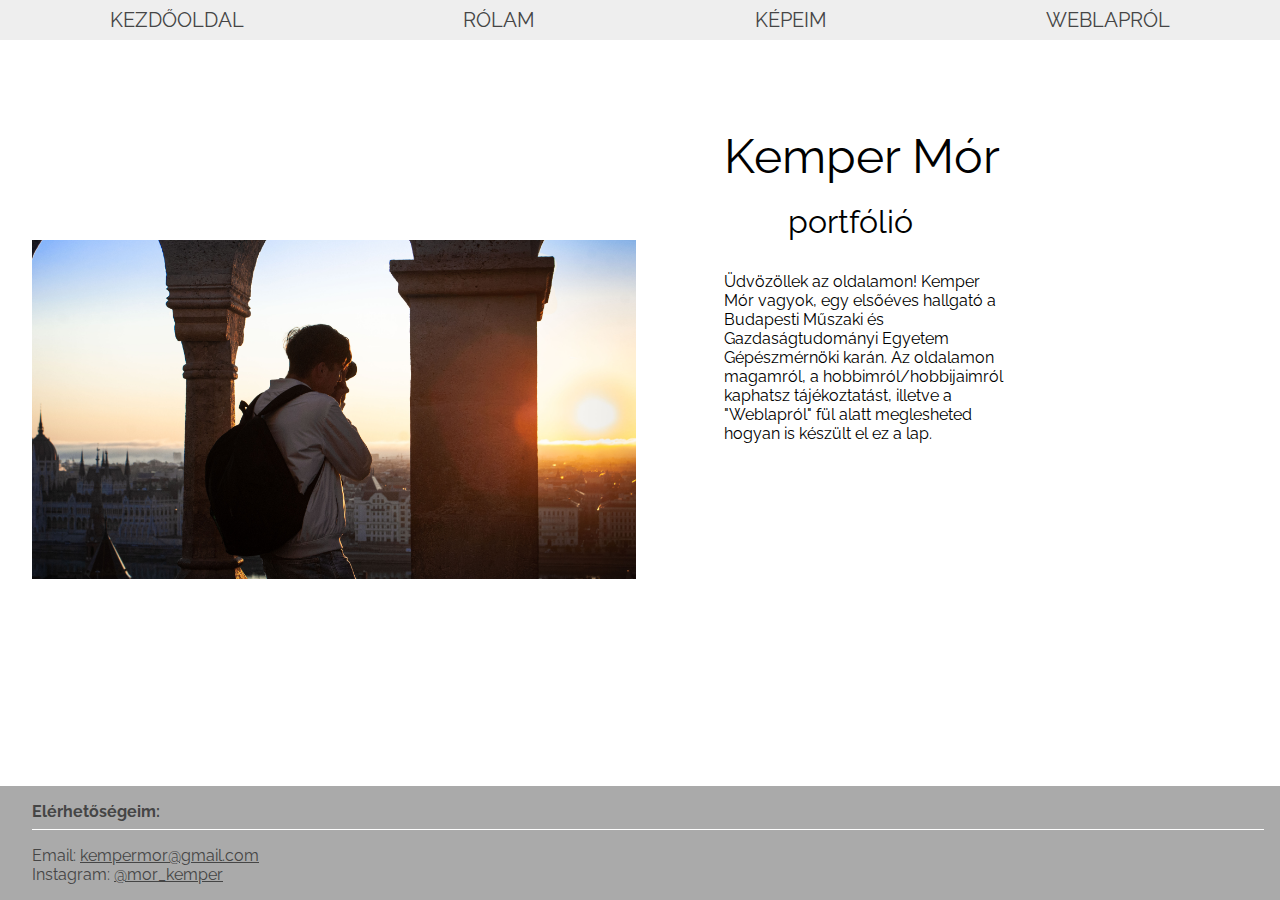
<file: index.html>
<!DOCTYPE html>
<html>
	<head>
		<title>Kemper Mór - PORTFÓLIÓ</title>

		<meta charset="utf-8">

		<meta name="viewport" content="width=device-width, initial-scale=1.0">

		<link rel="stylesheet" type="text/css" href="css/main.css">
		<link rel="preconnect" href="https://fonts.gstatic.com">
		<link href="https://fonts.googleapis.com/css2?family=Raleway:wght@400;700&display=swap" rel="stylesheet">
	</head>
	<body>
		<header>
			<div class="header">
				<a href="index.html" class="navi"><span">KEZDŐOLDAL</span></a>
				<a href="rolam.html" class="navi"><span>RÓLAM</span></a>
				<a href="kepeim.html"class="navi"><span>KÉPEIM</span></a>
				<a href="weblaprol.html"class="navi"><span>WEBLAPRÓL</span></a>
			</div>
		</header>
		<main>
			<!--main-->
			<div class="main_grid">
				<div class="kep"><img src="css/képek/profilkep.jpg" class="kep" alt="helyes férfi"></div>
				<div class="szoveg">

					 <p id="nev">Kemper Mór</p><br><span id="cim">portfólió</span><br>
					 <p id="foszoveg">Üdvözöllek az oldalamon! Kemper Mór vagyok, egy elsőéves hallgató a Budapesti Műszaki és Gazdaságtudományi Egyetem Gépészmérnöki karán. Az oldalamon magamról, a hobbimról/hobbijaimról kaphatsz tájékoztatást, illetve a "Weblapról" fül alatt meglesheted hogyan is készült el ez a lap.</p>
				</div>
			</div>
		</main>
		<footer>
			<div id="footer_teteje">Elérhetőségeim:</div>

			<div id="footer_alja">
				<span>Email: </span>
				<a href="https://mail.google.com/mail/u/0/?tab=rm&ogbl#inbox?compose=CllgCJNwgMfJVJRgkNmTNQLLcQcpRQSkKmQVprxBNbncGRwCQfRLWCZGMgRXPNxSnKkPllfPHvq" class="email">kempermor@gmail.com</a>
				<br>
			 	<span>Instagram: </span>
				<a href="https://www.instagram.com/mor_kemper/" class="email">@mor_kemper</a>
			</div>
		</footer>
	</body>
</html>
</file>
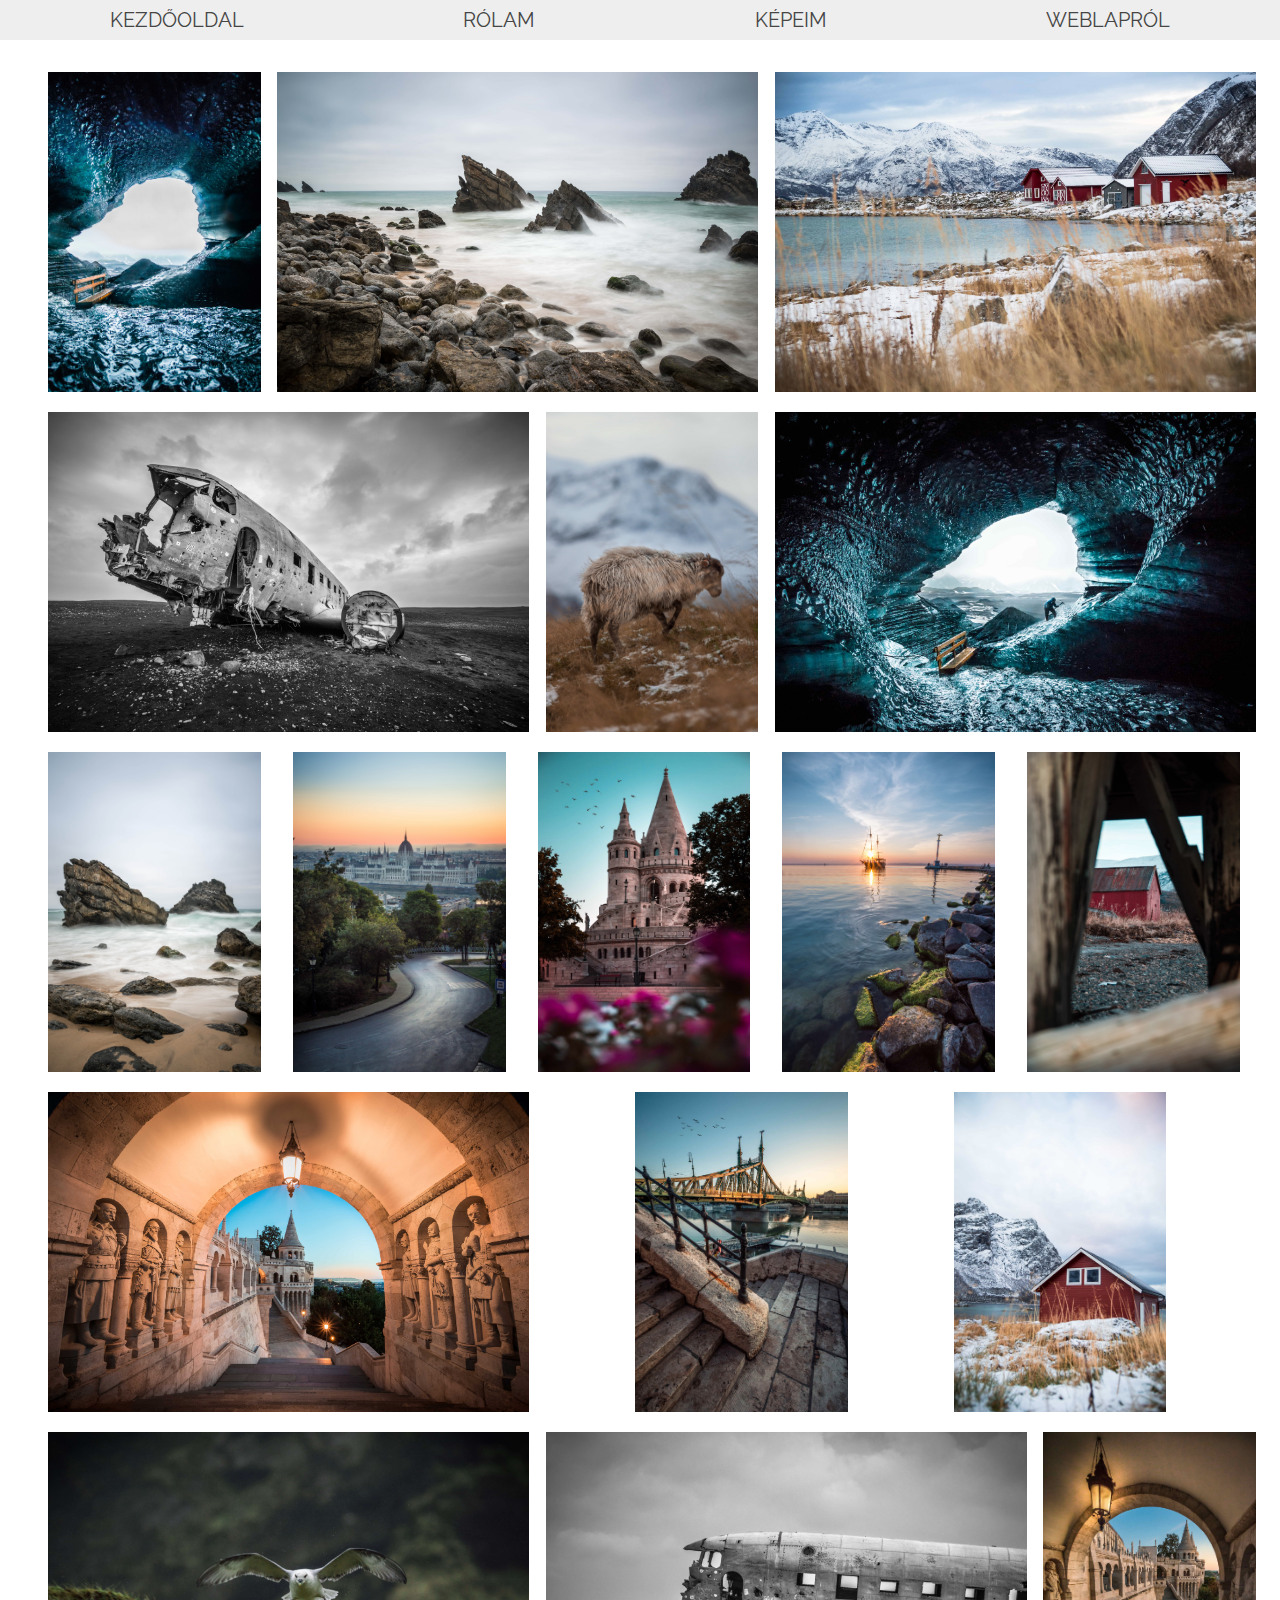
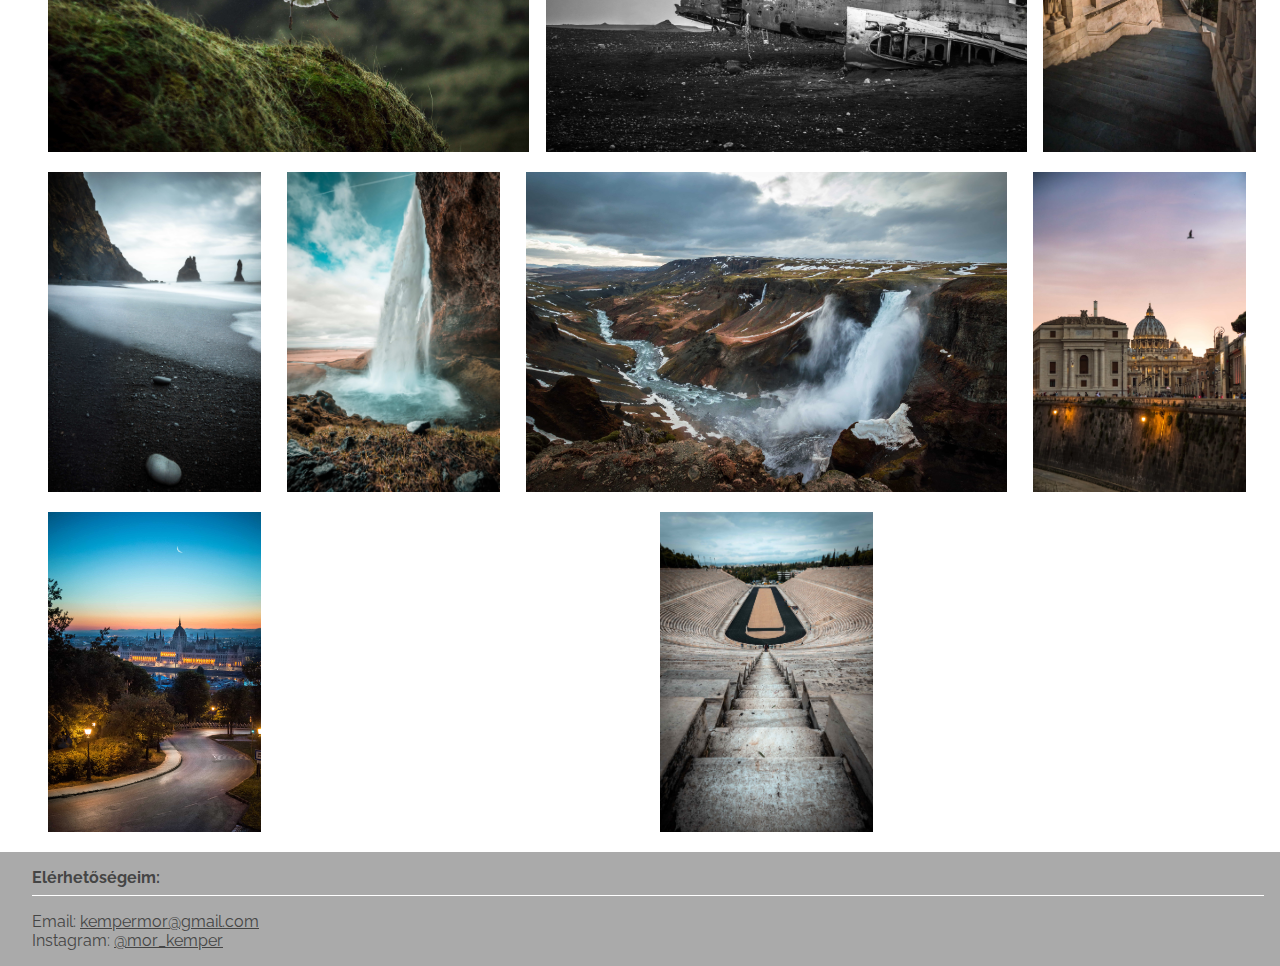
<file: kepeim.html>
<!DOCTYPE html>
<html>
	<head>
		<title>Kemper Mór - PORTFÓLIÓ</title>

		<meta charset="utf-8">

		<meta name="viewport" content="width=device-width, initial-scale=1.0">

		<link rel="stylesheet" type="text/css" href="css/main.css">
		<link rel="preconnect" href="https://fonts.gstatic.com">
		<link href="https://fonts.googleapis.com/css2?family=Raleway:wght@400;700&display=swap" rel="stylesheet">
	</head>
	<body>
		<header>
			<div class="header">
				<a href="index.html" class="navi"><span">KEZDŐOLDAL</span></a>
				<a href="rolam.html" class="navi"><span>RÓLAM</span></a>
				<a href="kepeim.html"class="navi"><span>KÉPEIM</span></a>
				<a href="weblaprol.html"class="navi"><span>WEBLAPRÓL</span></a>
			</div>
		</header>
		<main>
			
			<div id="kepek_flex_racs" >
				
				<div class="kepkartya">
					<div class="kep1">
						<img src="css/képek/abc.jpg">
					</div>
				</div>
				<div class="kepkartya">
					<div class="kep1">
						<img src="css/képek/abcd.jpg">
					</div>
				</div>
				<div class="kepkartya">
					<div class="kep1">
						<img src="css/képek/abcde.jpg">
					</div>
				</div>
				<div class="kepkartya">
					<div class="kep1">
						<img src="css/képek/abcdef.jpg">
					</div>
				</div>
				<div class="kepkartya">
					<div class="kep1">
						<img src="css/képek/6.jpg">
					</div>
				</div>
				<div class="kepkartya">
					<div class="kep1">
						<img src="css/képek/10.jpg">
					</div>
				</div>
				<div class="kepkartya">
					<div class="kep1">
						<img src="css/képek/9.jpg">
					</div>
				</div>
				<div class="kepkartya">
					<div class="kep1">
						<img src="css/képek/7.jpg">
					</div>
				</div>
				<div class="kepkartya">
					<div class="kep1">
						<img src="css/képek/13.jpg">
					</div>
				</div>
				<div class="kepkartya">
					<div class="kep1">
						<img src="css/képek/5.jpg">
					</div>
				</div>
				<div class="kepkartya">
					<div class="kep1">
						<img src="css/képek/8.jpg">
					</div>
				</div>
				<div class="kepkartya">
					<div class="kep1">
						<img src="css/képek/16.jpg">
					</div>
				</div>
				<div class="kepkartya">
					<div class="kep1">
						<img src="css/képek/17.jpg">
					</div>
				</div>
				<div class="kepkartya">
					<div class="kep1">
						<img src="css/képek/18.jpg">
					</div>
				</div>
				<div class="kepkartya">
					<div class="kep1">
						<img src="css/képek/19.jpg">
					</div>
				</div>
				<div class="kepkartya">
					<div class="kep1">
						<img src="css/képek/20.jpg">
					</div>
				</div>
				<div class="kepkartya">
					<div class="kep1">
						<img src="css/képek/21.jpg">
					</div>
				</div>
				<div class="kepkartya">
					<div class="kep1">
						<img src="css/képek/22.jpg">
					</div>
				</div>
				<div class="kepkartya">
					<div class="kep1">
						<img src="css/képek/12.jpg">
					</div>
				</div>
				<div class="kepkartya">
					<div class="kep1">
						<img src="css/képek/24.jpg">
					</div>
				</div>
				<div class="kepkartya">
					<div class="kep1">
						<img src="css/képek/25.jpg">
					</div>
				</div>
				<div class="kepkartya">
					<div class="kep1">
						<img src="css/képek/26.jpg">
					</div>
				</div>
				<div class="kepkartya">
					<div class="kep1">
						<img src="css/képek/15.jpg">
					</div>
				</div>
			</div>
		</main>
		<footer>
			<div id="footer_teteje">Elérhetőségeim:</div>

			<div id="footer_alja">
				<span>Email: </span>
				<a href="https://mail.google.com/mail/u/0/?tab=rm&ogbl#inbox?compose=CllgCJNwgMfJVJRgkNmTNQLLcQcpRQSkKmQVprxBNbncGRwCQfRLWCZGMgRXPNxSnKkPllfPHvq" class="email">kempermor@gmail.com</a>
				<br>
			 	<span>Instagram: </span>
				<a href="https://www.instagram.com/mor_kemper/" class="email">@mor_kemper</a>
			</div>
		</footer>
	</body>
</html>
</file>
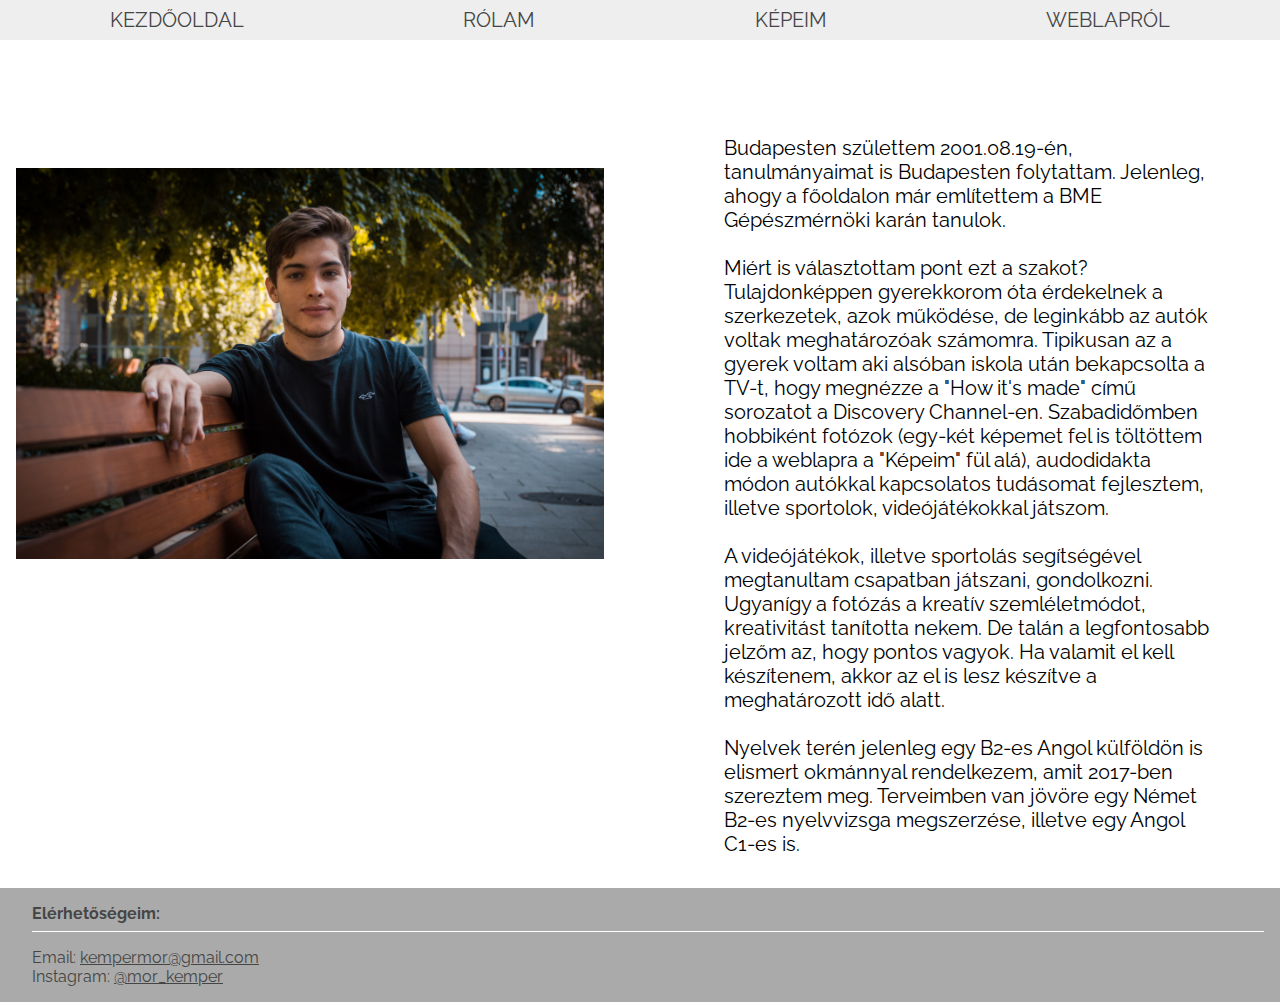
<file: rolam.html>
<!DOCTYPE html>
<html>
	<head>
		<title>Kemper Mór - PORTFÓLIÓ</title>

		<meta charset="utf-8">

		<meta name="viewport" content="width=device-width, initial-scale=1.0">

		<link rel="stylesheet" type="text/css" href="css/main.css">
		<link rel="preconnect" href="https://fonts.gstatic.com">
		<link href="https://fonts.googleapis.com/css2?family=Raleway:wght@400;700&display=swap" rel="stylesheet">
	</head>
	<body>
		<header>
			<div class="header">
				<a href="index.html" class="navi"><span">KEZDŐOLDAL</span></a>
				<a href="rolam.html" class="navi"><span>RÓLAM</span></a>
				<a href="kepeim.html"class="navi"><span>KÉPEIM</span></a>
				<a href="weblaprol.html"class="navi"><span>WEBLAPRÓL</span></a>
			</div>
		</header>
		<main>
			<div class="rolam_main_grid">
				<div class="rolam_kep"><img src="css/képek/prof.jpg" alt="Porfilkép rólam"></div>
				<div class="rolam_szoveg">
					<p>
						Budapesten születtem 2001.08.19-én, tanulmányaimat is Budapesten folytattam. Jelenleg, ahogy a főoldalon már említettem a BME Gépészmérnöki karán tanulok. <br> <br> Miért is választottam pont ezt a szakot? Tulajdonképpen gyerekkorom óta érdekelnek a szerkezetek, azok működése, de leginkább az autók voltak meghatározóak számomra. Tipikusan az a gyerek voltam aki alsóban iskola után bekapcsolta a TV-t, hogy megnézze a "How it's made" című sorozatot a Discovery Channel-en.
						Szabadidőmben hobbiként fotózok (egy-két képemet fel is töltöttem ide a weblapra a "Képeim" fül alá), audodidakta módon autókkal kapcsolatos tudásomat fejlesztem, illetve sportolok, videójátékokkal játszom. <br> <br> A videójátékok, illetve sportolás segítségével megtanultam csapatban játszani, gondolkozni. Ugyanígy a fotózás a kreatív szemléletmódot, kreativitást tanította nekem. De talán a legfontosabb jelzőm az, hogy pontos vagyok. Ha valamit el kell készítenem, akkor az el is lesz készítve a meghatározott idő alatt. <br> <br> Nyelvek terén jelenleg egy B2-es Angol külföldön is elismert okmánnyal rendelkezem, amit 2017-ben szereztem meg. Terveimben van jövöre egy Német B2-es nyelvvizsga megszerzése, illetve egy Angol C1-es is. 
					</p>
				</div>
			</div>
		</main>
		<footer>
			<div id="footer_teteje">Elérhetőségeim:</div>

			<div id="footer_alja">
				<span>Email: </span>
				<a href="https://mail.google.com/mail/u/0/?tab=rm&ogbl#inbox?compose=CllgCJNwgMfJVJRgkNmTNQLLcQcpRQSkKmQVprxBNbncGRwCQfRLWCZGMgRXPNxSnKkPllfPHvq" class="email">kempermor@gmail.com</a>
				<br>
			 	<span>Instagram: </span>
				<a href="https://www.instagram.com/mor_kemper/" class="email">@mor_kemper</a>
			</div>
		</footer>
	</body>
</html>
</file>
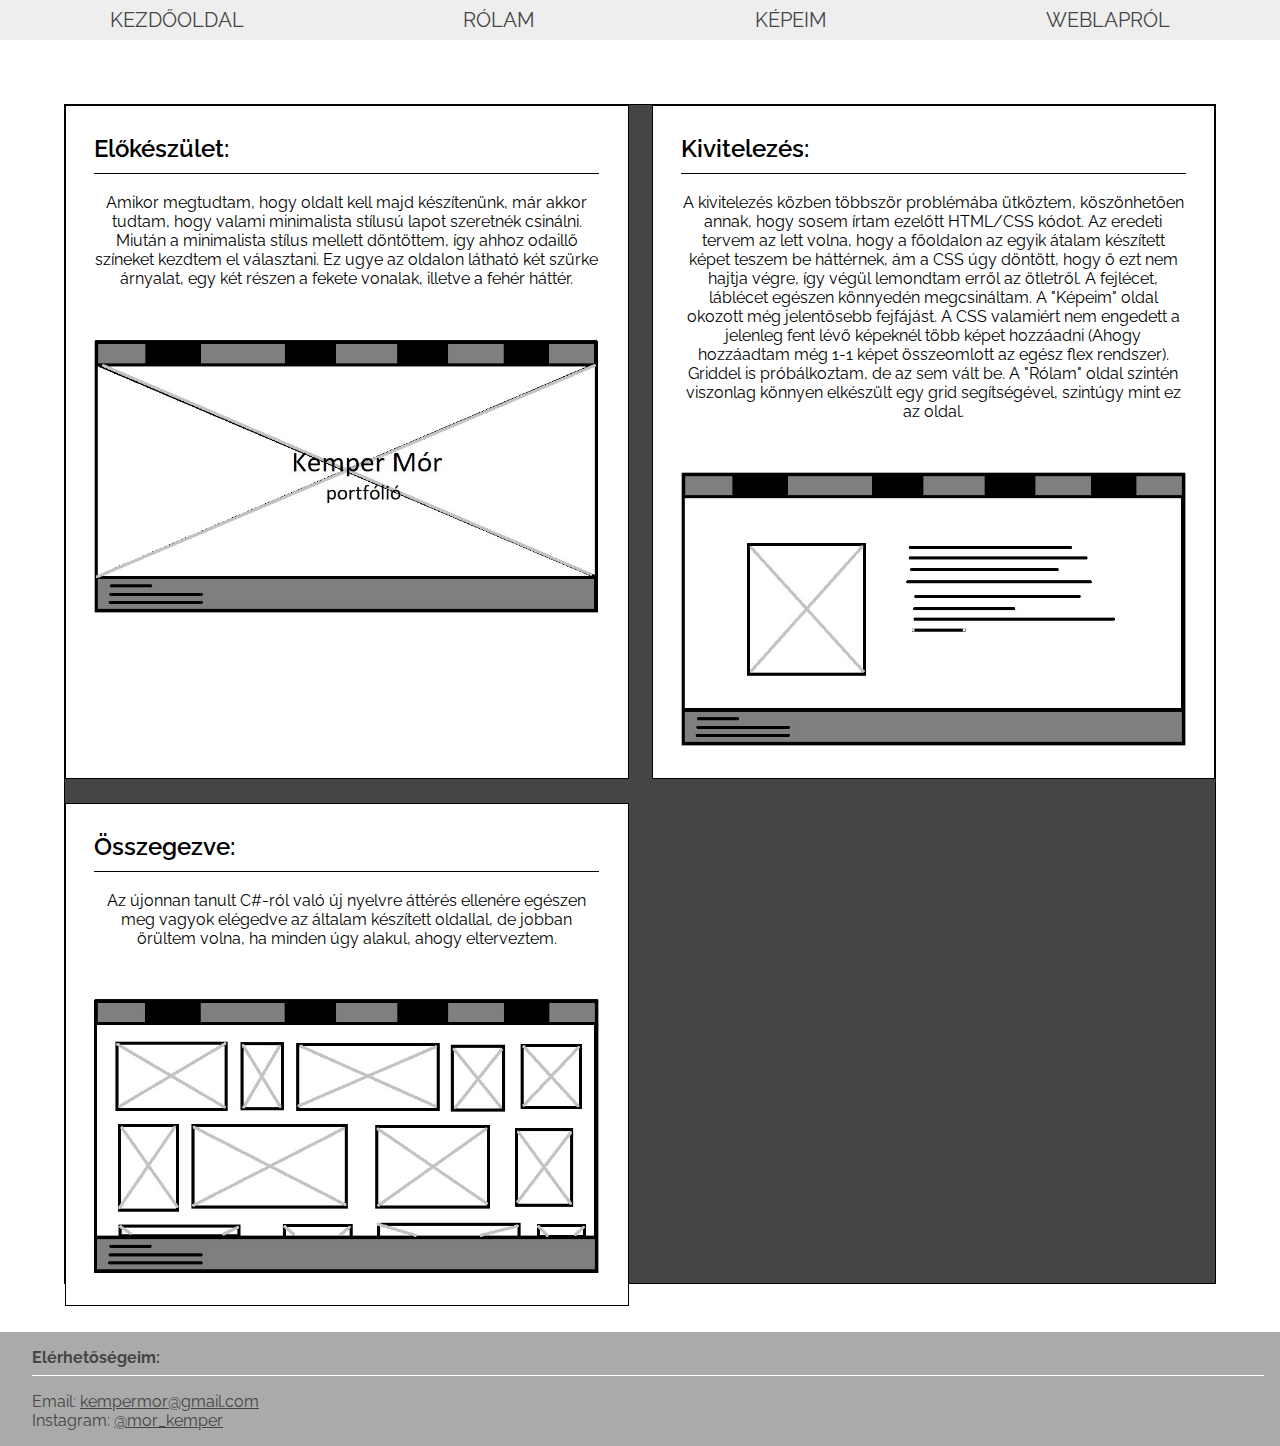
<file: weblaprol.html>
<!DOCTYPE html>
<html>
	<head>
		<title>Kemper Mór - PORTFÓLIÓ</title>

		<meta charset="utf-8">

		<meta name="viewport" content="width=device-width, initial-scale=1.0">

		<link rel="stylesheet" type="text/css" href="css/main.css">
		<link rel="preconnect" href="https://fonts.gstatic.com">
		<link href="https://fonts.googleapis.com/css2?family=Raleway:wght@400;700&display=swap" rel="stylesheet">
	</head>
	<body>
		<header>
			<div class="header">
				<a href="index.html" class="navi"><span">KEZDŐOLDAL</span></a>
				<a href="rolam.html" class="navi"><span>RÓLAM</span></a>
				<a href="kepeim.html"class="navi"><span>KÉPEIM</span></a>
				<a href="weblaprol.html"class="navi"><span>WEBLAPRÓL</span></a>
			</div>
		</header>
		<main>
			<div class="weblaprol">
				<div class="kartya">
					<p class="focim">Előkészület:</p> <br> Amikor megtudtam, hogy oldalt kell majd készítenünk, már akkor tudtam, hogy valami minimalista stílusú lapot szeretnék csinálni. Miután a minimalista stílus mellett döntöttem, így ahhoz odaillő színeket kezdtem el választani. Ez ugye az oldalon látható két szürke árnyalat, egy két részen a fekete vonalak, illetve a fehér háttér.
					<img src="css/képek/eredeti1.jpg">
				</div>
				<div class="kartya">
					<p class="focim">Kivitelezés:</p> <br> A kivitelezés közben többször problémába ütköztem, köszönhetően annak, hogy sosem írtam ezelőtt HTML/CSS kódot. Az eredeti tervem az lett volna, hogy a főoldalon az egyik átalam készített képet teszem be háttérnek, ám a CSS úgy döntött, hogy ő ezt nem hajtja végre, így végül lemondtam erről az ötletről. A fejlécet, láblécet egészen könnyedén megcsináltam. A "Képeim" oldal okozott még jelentősebb fejfájást. A CSS valamiért nem engedett a jelenleg fent lévő képeknél több képet hozzáadni (Ahogy hozzáadtam még 1-1 képet összeomlott az egész flex rendszer). Griddel is próbálkoztam, de az sem vált be. A "Rólam" oldal szintén viszonlag könnyen elkészült egy grid segítségével, szintúgy mint ez az oldal.
					<img src="css/képek/eredeti2.jpg">
				</div>
				<div class="kartya">
					<p class="focim">Összegezve:</p> <br> Az újonnan tanult C#-ról való új nyelvre áttérés ellenére egészen meg vagyok elégedve az általam készített oldallal, de jobban örültem volna, ha minden úgy alakul, ahogy elterveztem.
					<img src="css/képek/eredeti3.jpg">
				</div>
			</div>
			
		</main>
		<footer>
			<div id="footer_teteje">Elérhetőségeim:</div>

			<div id="footer_alja">
				<span>Email: </span>
				<a href="https://mail.google.com/mail/u/0/?tab=rm&ogbl#inbox?compose=CllgCJNwgMfJVJRgkNmTNQLLcQcpRQSkKmQVprxBNbncGRwCQfRLWCZGMgRXPNxSnKkPllfPHvq" class="email">kempermor@gmail.com</a>
				<br>
			 	<span>Instagram: </span>
				<a href="https://www.instagram.com/mor_kemper/" class="email">@mor_kemper</a>
			</div>
		</footer>
	</body>
</html>
</file>
<file: css/main.css>
body{
	size: 32px;
	font-family: 'Raleway', sans-serif;

}

*, *::before, *::after{
	box-sizing: :border-box;
	margin: 0;
	padding: 0;
}

img{
	max-width: 100%;
	
}
/* layout*/
	body{
		display: grid;
		grid-template-areas: 
		 		"fejlec"
		 		"kontent"
		 		"lablec"
		 ;
		grid-template-rows: max-content 1fr max-content;
		min-height: 100vh;
		/*max-height: :100vh;*/
		max-width: 100vw;
	}
	header{
		grid-area: fejlec;
		background-color: rgba(222, 222, 222, 0.5);

	}
	main{
		grid-area: kontent;
		/*background-color: grey;*/

	}
	footer{
		grid-area: lablec;
		background-color: #AAAAAA;
		

}
/*layout end*/

/*header design*/
	header {
		line-height: 2.5rem;
		font-size: 20px;
		/*padding: 20px;*/
		
	}
	.navi{
		text-decoration: none;
		color: rgb(69 69 69);
		margin-left: 1rem;
		margin-right: 1rem;
		padding-right: 4px;
		padding-left:4px;
	}
	.navi:hover{
		background-color: #B7B7B7;
		transition: .3s;
	}
	.header{
		display: flex;
		flex-wrap: wrap;
		justify-content: space-around;
	}
/*header design end*/

/*footer design*/

	footer {
		padding-left: 1rem;
	}
	#footer_teteje{
		color: rgb(69 69 69);
		margin: 1rem;
		padding-bottom: 0.5rem;
		border-bottom: 1px solid #FFFFFF;
		font-weight: 700;
	}
	#footer_alja{
		color: rgb(69 69 69);
		margin: 1rem;
	}
	footer a{
		display: inline-block;
	}
	.email{
		color: rgb(69 69 69);
	}

	
/*footer design end*/

/*main design*/
	.main_grid{
		display: grid;
		grid-template-columns: repeat(auto-fit, minmax(15rem,1fr));
		grid-gap: 40px;
	}
	.kep{
		/*margin-left: 2rem;
		margin-right: 5rem;
		margin-top: 100px;*/
		align-content: center;
		margin-top: 100px;
		transform: translateX(1rem);
		margin-right: 1rem;
	}
	.szoveg{
		
		align-content: center;
		margin-right: 15rem;
		margin-left: 2rem;
		justify-content: center;
		align-self: center;
		margin-bottom: 20px;


	}
	#nev{
		margin-left: 2rem;
		font-size:3rem;
		min-width: max-content;

	}
	#cim{
		margin-left: 6rem;
		font-size: 2rem;
		margin-bottom: 1rem;
		padding-bottom: 1rem;
	}
	#foszoveg{
		padding:2rem;
	}

/*main design end*/

/*kepek resz*/

main #kepek_flex_racs {
	display: flex;
	flex-wrap: wrap;
	margin-left: 3rem;
	margin-right: 0.5rem;
	margin-top: 2rem;

}	

#kepek_flex_racs .kepkartya{
	margin-right: 1rem;
	margin-bottom: 1rem;
	flex-grow: 1;
}

.kepkartya .kep1 img{
	height: 100%,
	width: 100%;
	height: 20rem;
	object-fit: contain;
	/*max-width: 25rem;*/
}

.kepkartya .kep1 img:hover{
	-webkit-box-shadow: 0px 0px 7px 6px rgba(79,79,79,0.87); 
	box-shadow: 0px 0px 7px 6px rgba(79,79,79,0.87);
	transition: 0.2s;
}
/*kepek resz end*/

/*rolam_resz*/
	.rolam_main_grid{
		display: grid;
		grid-template-columns: repeat(auto-fit, minmax(20rem,1fr));
		grid-gap: 40px;
	}
	.rolam_kep{
		max-width: 40rem;
		margin-top: 8rem;
		margin-left: auto;
		margin-right: auto;
		padding-left: 1rem;
		padding-right: 1rem;

	}
	.rolam_szoveg{
		text-align: left;
		align-self: center;
		margin-top: auto;
		margin-left: auto;
		margin-right: auto;
		margin-bottom: 2rem;
		font-size: 20px;
		padding-top: 6rem;
		padding-right: 4rem;
		padding-left: 4rem;
		
	}
/*rolam_resz_end*/

/*weblaprol_resz*/

	.weblaprol{
		background-color: rgb(69 69 69);
		border:1px solid black;
		margin-right: 5%;
		margin-left: 5%;
		margin-top: 4rem;
		margin-bottom: 3rem;
		display: grid;
		grid-template-columns: repeat(auto-fit, minmax(30rem, 1fr));
		grid-gap: 2%;
	}
	.kartya{
		background-color: white;
		border: 1px solid black;
		padding: 5%;
		text-align: center;
	}

	.kartya .focim{
		font-size: 1.5rem;
		font-weight: 600;
		padding-bottom: 10px;
		border-bottom: 1px solid black;
		text-align: left;
	}

	.kartya img{
		padding-top: 10%;
	}

/*weblaprol_resz_end*/
</file>
